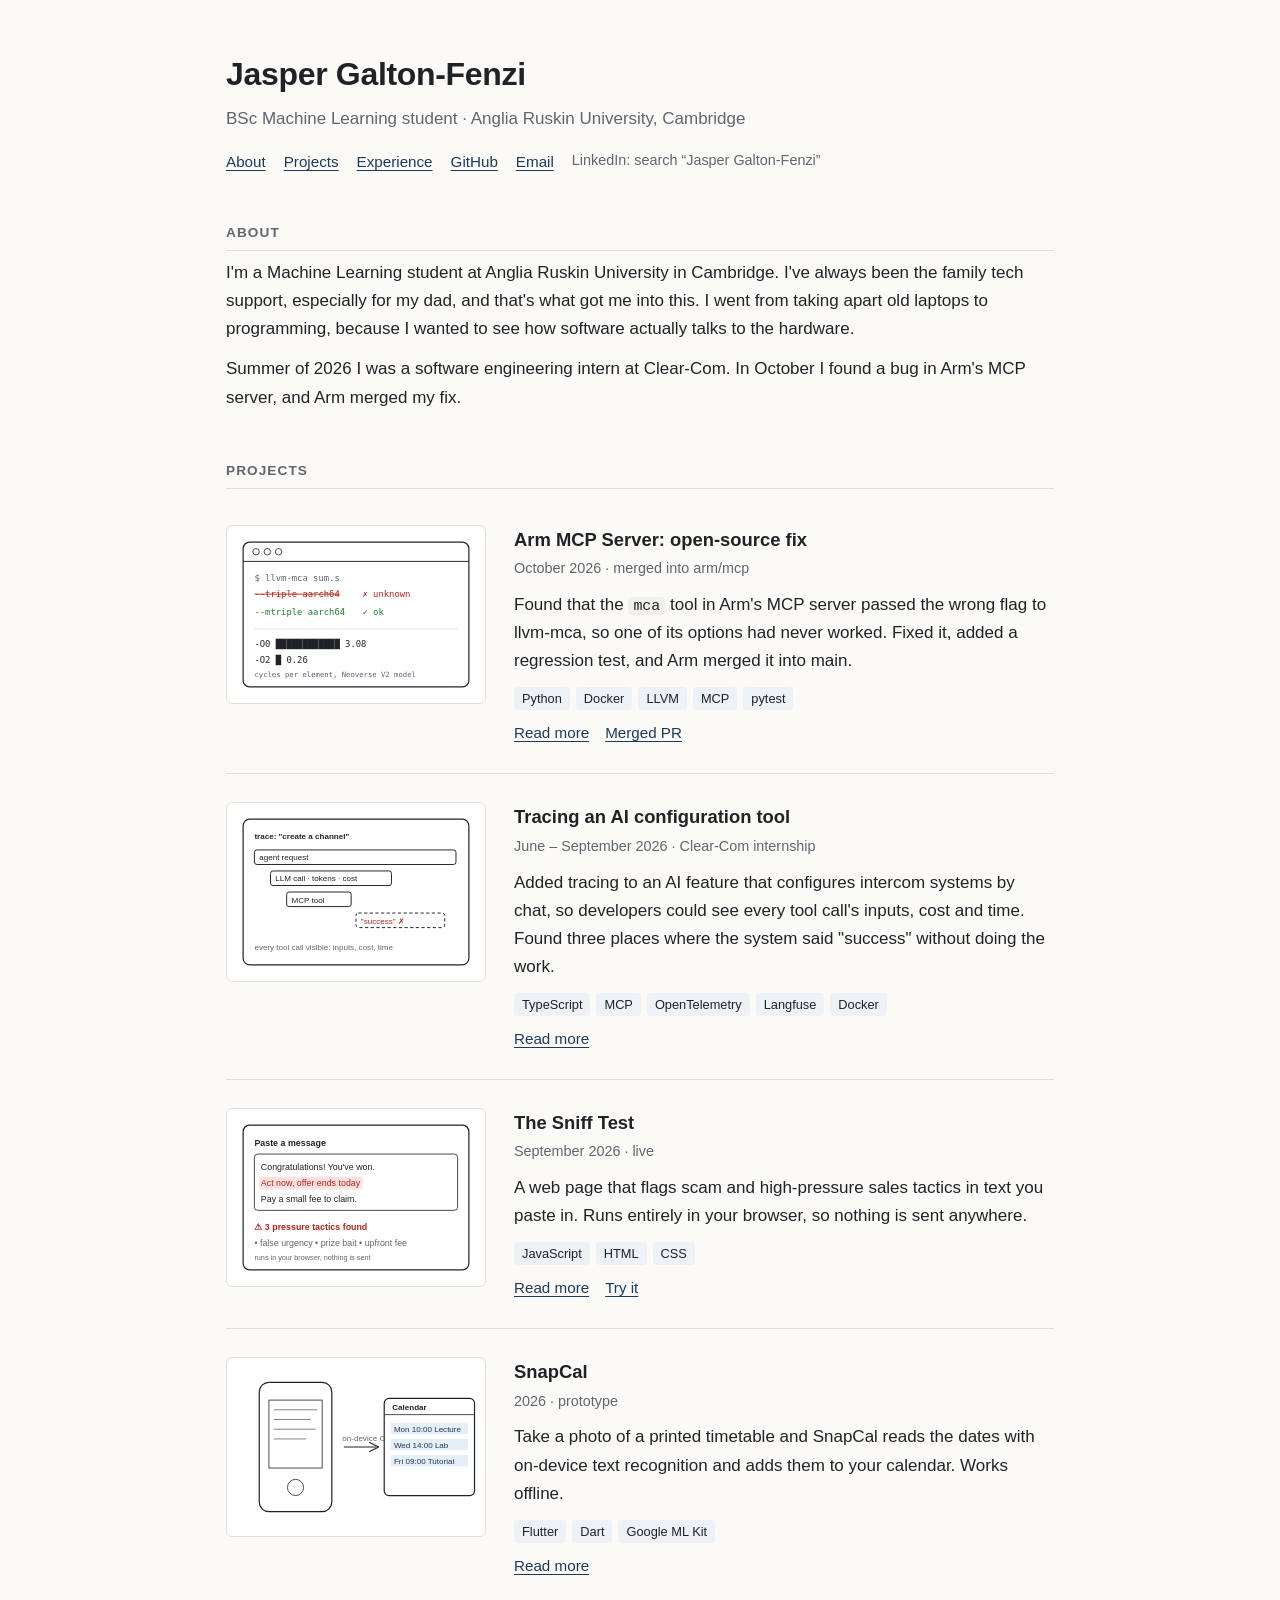
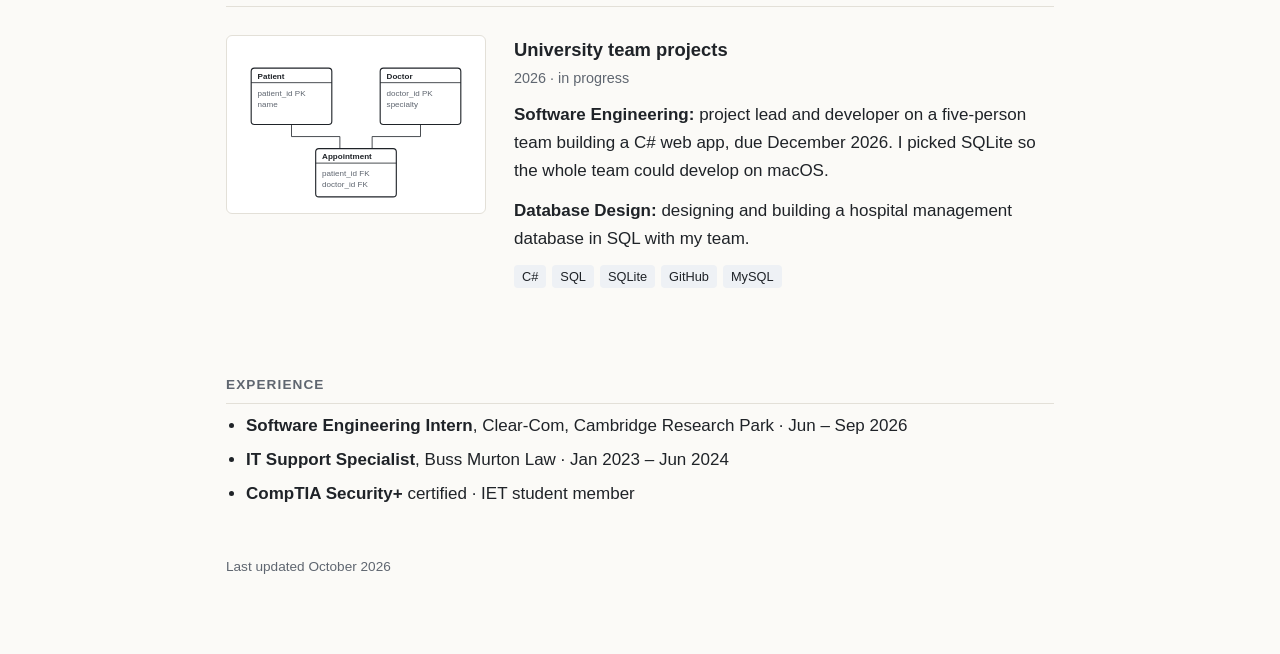
<file: index.html>
<!doctype html>
<html lang="en">
<head>
<meta charset="utf-8">
<meta name="viewport" content="width=device-width, initial-scale=1">
<title>Jasper Galton-Fenzi</title>
<meta name="description" content="Jasper Galton-Fenzi: Machine Learning student at Anglia Ruskin University, Cambridge. Projects, open-source work and experience.">
<link rel="stylesheet" href="assets/style.css">
</head>
<body>
<div class="wrap">

<header>
  <h1>Jasper Galton-Fenzi</h1>
  <p class="sub">BSc Machine Learning student · Anglia Ruskin University, Cambridge</p>
  <nav>
    <a href="#about">About</a>
    <a href="#projects">Projects</a>
    <a href="#experience">Experience</a>
    <a href="https://github.com/The-Jasper-Foundation">GitHub</a>
    <a href="mailto:jasperjmodeling@gmail.com">Email</a>
    <span class="meta" style="margin:0">LinkedIn: search “Jasper Galton-Fenzi”</span>
  </nav>
</header>

<section id="about">
  <h2>About</h2>
  <p>I'm a Machine Learning student at Anglia Ruskin University in Cambridge. I've always been the family tech support, especially for my dad, and that's what got me into this. I went from taking apart old laptops to programming, because I wanted to see how software actually talks to the hardware.</p>
  <p>Summer of 2026 I was a software engineering intern at Clear-Com. In October I found a bug in Arm's MCP server, and Arm merged my fix.</p>

</section>

<section id="projects">
  <h2>Projects</h2>

  <div class="project">
    <a href="projects/arm-mcp.html"><img src="assets/img/arm-mcp.svg" alt="Terminal showing --triple failing and --mtriple working"></a>
    <div>
      <h3><a href="projects/arm-mcp.html">Arm MCP Server: open-source fix</a></h3>
      <p class="meta">October 2026 · merged into arm/mcp</p>
      <p>Found that the <code>mca</code> tool in Arm's MCP server passed the wrong flag to llvm-mca, so one of its options had never worked. Fixed it, added a regression test, and Arm merged it into main.</p>
      <ul class="tags"><li>Python</li><li>Docker</li><li>LLVM</li><li>MCP</li><li>pytest</li></ul>
      <div class="links">
        <a href="projects/arm-mcp.html">Read more</a>
        <a href="https://github.com/arm/mcp/pull/235" target="_blank" rel="noopener">Merged PR</a>
      </div>
    </div>
  </div>

  <div class="project">
    <a href="projects/clearcom-tracing.html"><img src="assets/img/clearcom.svg" alt="Trace timeline of an AI agent's tool calls"></a>
    <div>
      <h3><a href="projects/clearcom-tracing.html">Tracing an AI configuration tool</a></h3>
      <p class="meta">June – September 2026 · Clear-Com internship</p>
      <p>Added tracing to an AI feature that configures intercom systems by chat, so developers could see every tool call's inputs, cost and time. Found three places where the system said "success" without doing the work.</p>
      <ul class="tags"><li>TypeScript</li><li>MCP</li><li>OpenTelemetry</li><li>Langfuse</li><li>Docker</li></ul>
      <div class="links"><a href="projects/clearcom-tracing.html">Read more</a></div>
    </div>
  </div>

  <div class="project">
    <a href="projects/sniff-test.html"><img src="assets/img/sniff-test.svg" alt="Pasted message with a pressure tactic highlighted"></a>
    <div>
      <h3><a href="projects/sniff-test.html">The Sniff Test</a></h3>
      <p class="meta">September 2026 · live</p>
      <p>A web page that flags scam and high-pressure sales tactics in text you paste in. Runs entirely in your browser, so nothing is sent anywhere.</p>
      <ul class="tags"><li>JavaScript</li><li>HTML</li><li>CSS</li></ul>
      <div class="links">
        <a href="projects/sniff-test.html">Read more</a>
        <a href="https://the-jasper-foundation.github.io/Sniff-Test/" target="_blank" rel="noopener">Try it</a>
      </div>
    </div>
  </div>

  <div class="project">
    <a href="projects/snapcal.html"><img src="assets/img/snapcal.svg" alt="Photo of a timetable turned into calendar events"></a>
    <div>
      <h3><a href="projects/snapcal.html">SnapCal</a></h3>
      <p class="meta">2026 · prototype</p>
      <p>Take a photo of a printed timetable and SnapCal reads the dates with on-device text recognition and adds them to your calendar. Works offline.</p>
      <ul class="tags"><li>Flutter</li><li>Dart</li><li>Google ML Kit</li></ul>
      <div class="links"><a href="projects/snapcal.html">Read more</a></div>
    </div>
  </div>

  <div class="project">
    <img src="assets/img/uni.svg" alt="Database tables linked together">
    <div>
      <h3>University team projects</h3>
      <p class="meta">2026 · in progress</p>
      <p><strong>Software Engineering:</strong> project lead and developer on a five-person team building a C# web app, due December 2026. I picked SQLite so the whole team could develop on macOS.</p>
      <p><strong>Database Design:</strong> designing and building a hospital management database in SQL with my team.</p>
      <ul class="tags"><li>C#</li><li>SQL</li><li>SQLite</li><li>GitHub</li><li>MySQL</li></ul>
    </div>
  </div>
</section>

<section id="experience">
  <h2>Experience</h2>
  <ul class="plain">
    <li><strong>Software Engineering Intern</strong>, Clear-Com, Cambridge Research Park · Jun – Sep 2026</li>
    <li><strong>IT Support Specialist</strong>, Buss Murton Law · Jan 2023 – Jun 2024</li>
    <li><strong>CompTIA Security+</strong> certified · IET student member</li>
  </ul>
</section>

<footer><p>Last updated October 2026</p></footer>

</div>
</body>
</html>
</file>
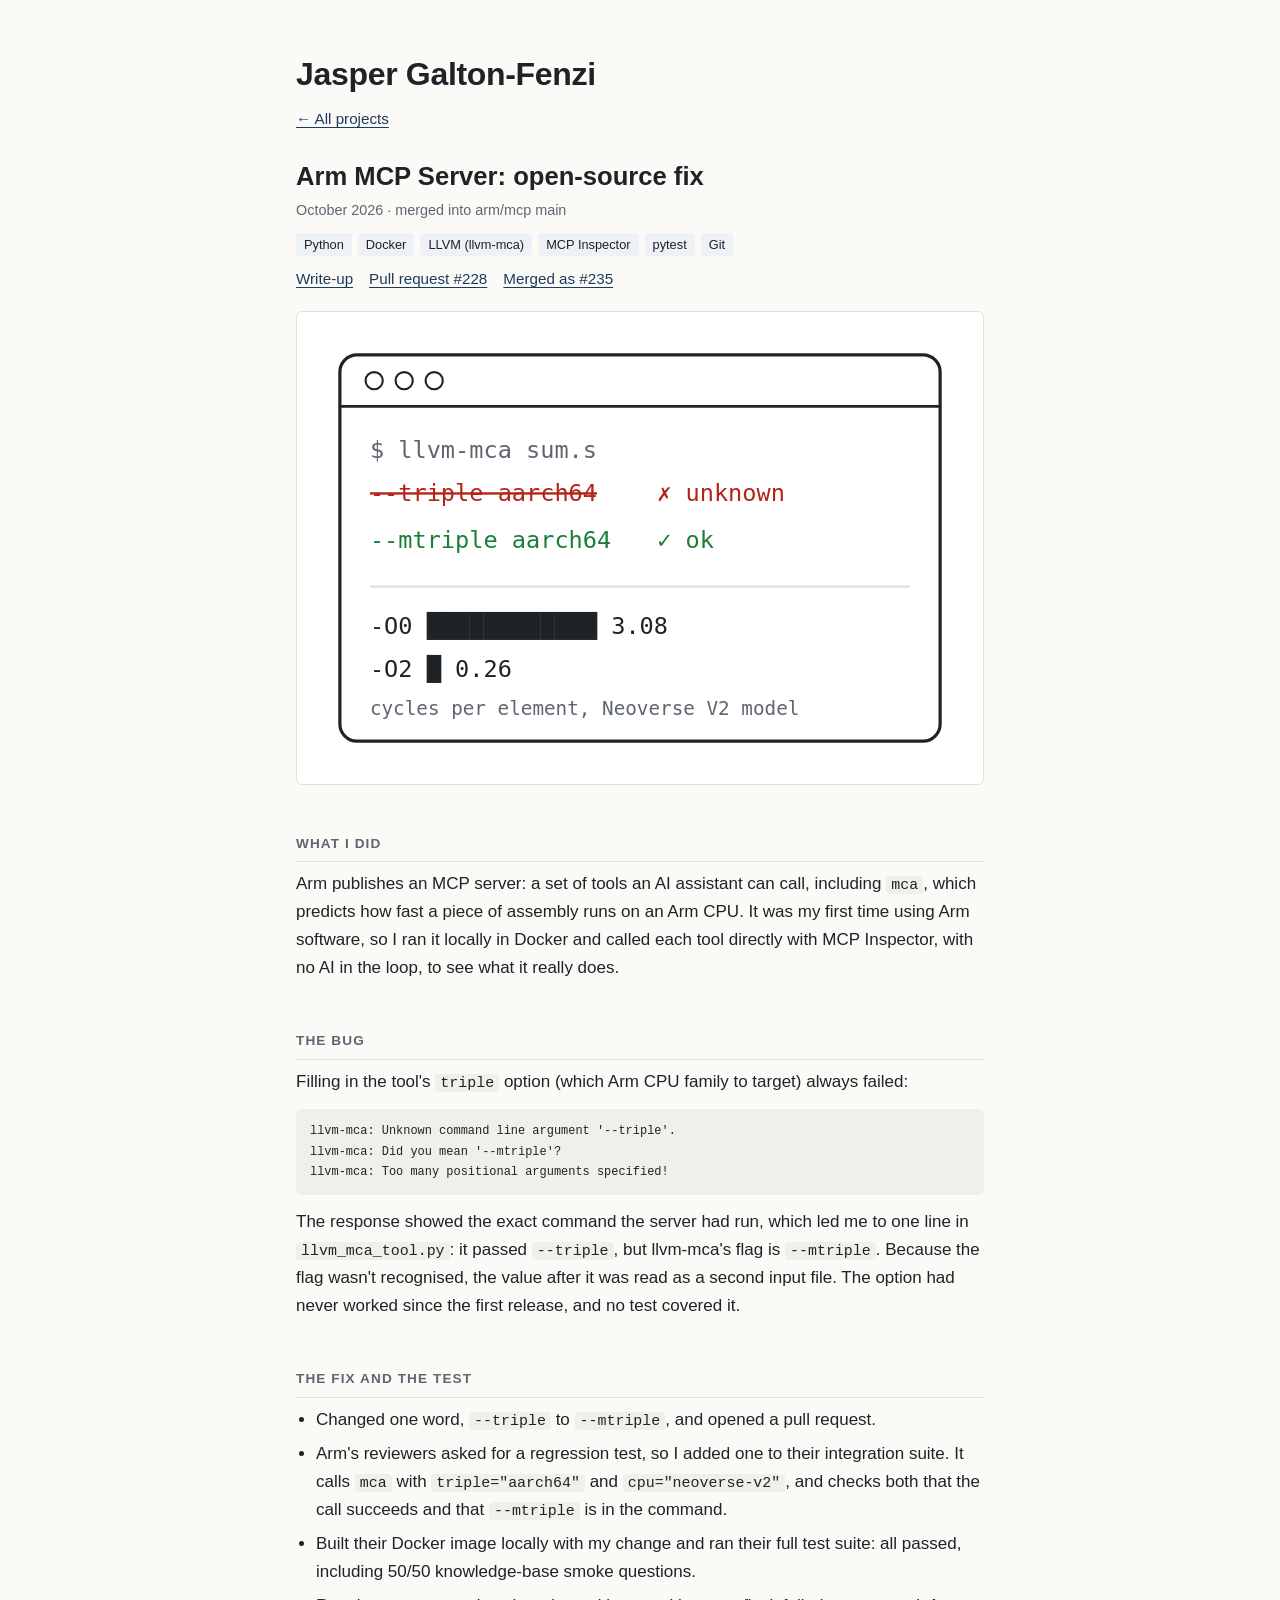
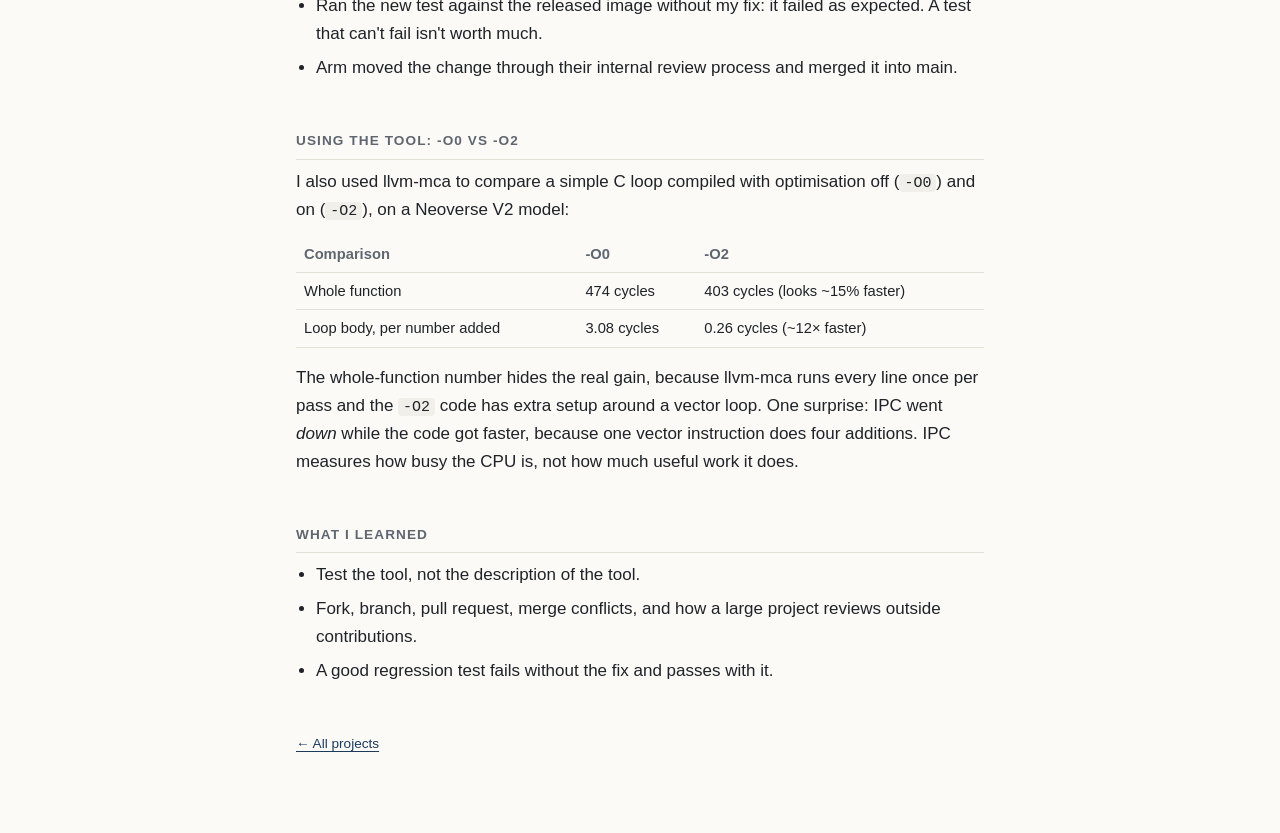
<file: projects/arm-mcp.html>
<!doctype html>
<html lang="en">
<head>
<meta charset="utf-8">
<meta name="viewport" content="width=device-width, initial-scale=1">
<title>Arm MCP Server: open-source fix · Jasper Galton-Fenzi</title>
<link rel="stylesheet" href="../assets/style.css">
</head>
<body>
<div class="wrap narrow">
<header>
  <h1><a href="../index.html">Jasper Galton-Fenzi</a></h1>
</header>
<a class="back" href="../index.html#projects">← All projects</a>
<h3 style="font-size:1.6rem">Arm MCP Server: open-source fix</h3>
<p class="meta">October 2026 · merged into arm/mcp main</p>
<ul class="tags"><li>Python</li><li>Docker</li><li>LLVM (llvm-mca)</li><li>MCP Inspector</li><li>pytest</li><li>Git</li></ul>
<div class="links"><a href="https://github.com/The-Jasper-Foundation/arm-mcp-lab" target="_blank" rel="noopener">Write-up</a><a href="https://github.com/arm/mcp/pull/228" target="_blank" rel="noopener">Pull request #228</a><a href="https://github.com/arm/mcp/pull/235" target="_blank" rel="noopener">Merged as #235</a></div>
<div class="hero"><img src="../assets/img/arm-mcp.svg" alt="Terminal showing --triple failing and --mtriple working"></div>

<h2>What I did</h2>
<p>Arm publishes an MCP server: a set of tools an AI assistant can call, including <code>mca</code>, which predicts how fast a piece of assembly runs on an Arm CPU. It was my first time using Arm software, so I ran it locally in Docker and called each tool directly with MCP Inspector, with no AI in the loop, to see what it really does.</p>

<h2>The bug</h2>
<p>Filling in the tool's <code>triple</code> option (which Arm CPU family to target) always failed:</p>
<pre><code>llvm-mca: Unknown command line argument '--triple'.
llvm-mca: Did you mean '--mtriple'?
llvm-mca: Too many positional arguments specified!</code></pre>
<p>The response showed the exact command the server had run, which led me to one line in <code>llvm_mca_tool.py</code>: it passed <code>--triple</code>, but llvm-mca's flag is <code>--mtriple</code>. Because the flag wasn't recognised, the value after it was read as a second input file. The option had never worked since the first release, and no test covered it.</p>

<h2>The fix and the test</h2>
<ul class="plain">
  <li>Changed one word, <code>--triple</code> to <code>--mtriple</code>, and opened a pull request.</li>
  <li>Arm's reviewers asked for a regression test, so I added one to their integration suite. It calls <code>mca</code> with <code>triple="aarch64"</code> and <code>cpu="neoverse-v2"</code>, and checks both that the call succeeds and that <code>--mtriple</code> is in the command.</li>
  <li>Built their Docker image locally with my change and ran their full test suite: all passed, including 50/50 knowledge-base smoke questions.</li>
  <li>Ran the new test against the released image without my fix: it failed as expected. A test that can't fail isn't worth much.</li>
  <li>Arm moved the change through their internal review process and merged it into main.</li>
</ul>

<h2>Using the tool: -O0 vs -O2</h2>
<p>I also used llvm-mca to compare a simple C loop compiled with optimisation off (<code>-O0</code>) and on (<code>-O2</code>), on a Neoverse V2 model:</p>
<table>
  <tr><th>Comparison</th><th>-O0</th><th>-O2</th></tr>
  <tr><td>Whole function</td><td>474 cycles</td><td>403 cycles (looks ~15% faster)</td></tr>
  <tr><td>Loop body, per number added</td><td>3.08 cycles</td><td>0.26 cycles (~12× faster)</td></tr>
</table>
<p>The whole-function number hides the real gain, because llvm-mca runs every line once per pass and the <code>-O2</code> code has extra setup around a vector loop. One surprise: IPC went <em>down</em> while the code got faster, because one vector instruction does four additions. IPC measures how busy the CPU is, not how much useful work it does.</p>

<h2>What I learned</h2>
<ul class="plain">
  <li>Test the tool, not the description of the tool.</li>
  <li>Fork, branch, pull request, merge conflicts, and how a large project reviews outside contributions.</li>
  <li>A good regression test fails without the fix and passes with it.</li>
</ul>

<footer><p><a href="../index.html#projects">← All projects</a></p></footer>
</div>
</body>
</html>
</file>
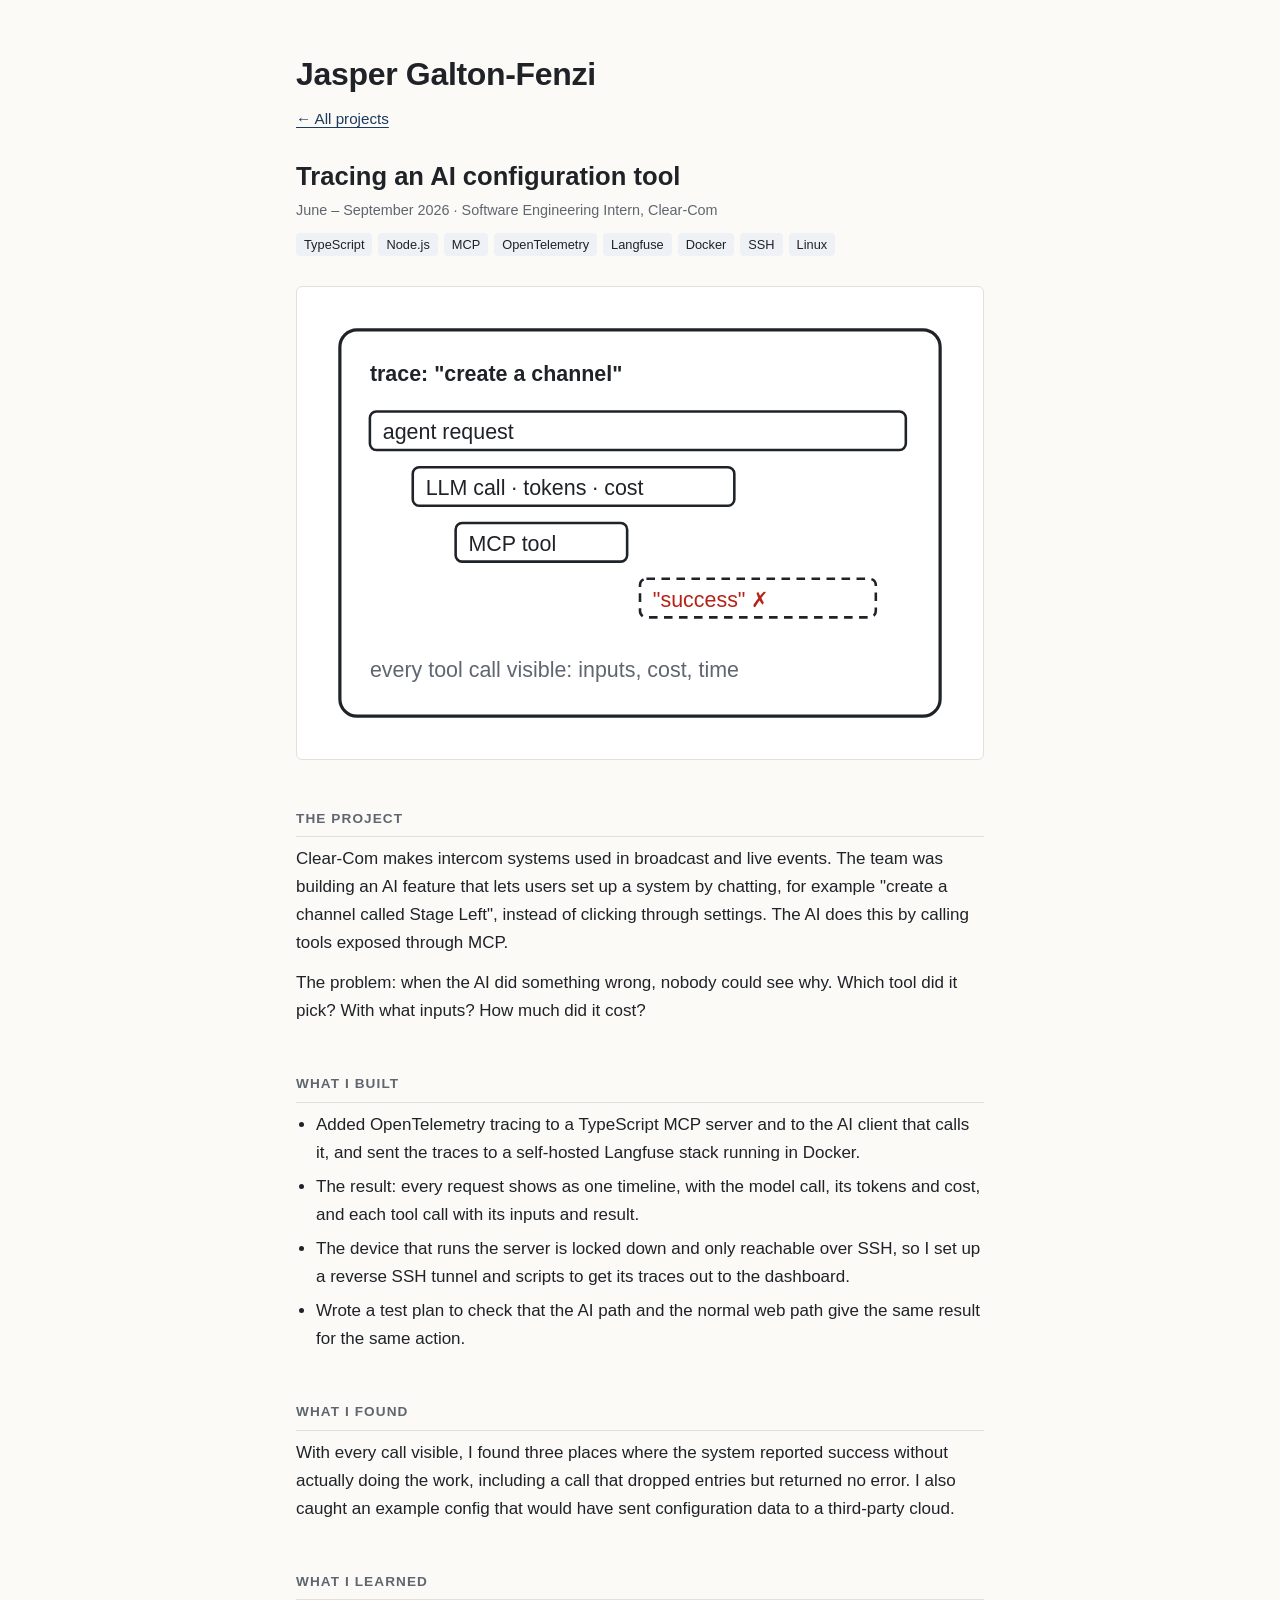
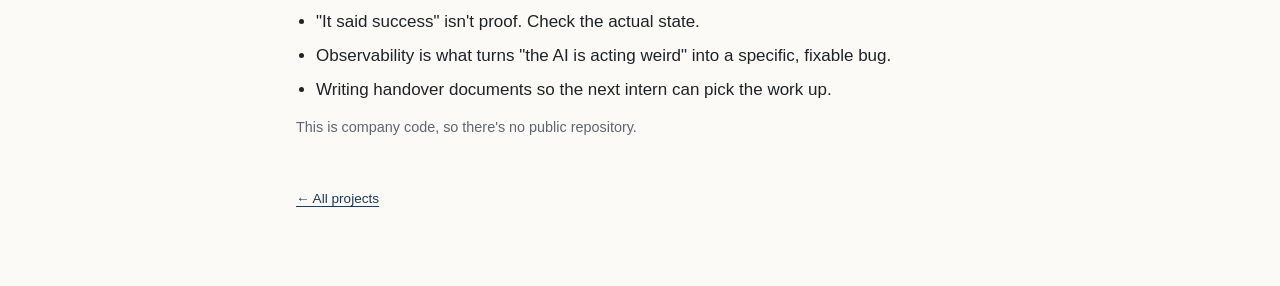
<file: projects/clearcom-tracing.html>
<!doctype html>
<html lang="en">
<head>
<meta charset="utf-8">
<meta name="viewport" content="width=device-width, initial-scale=1">
<title>Tracing an AI configuration tool · Jasper Galton-Fenzi</title>
<link rel="stylesheet" href="../assets/style.css">
</head>
<body>
<div class="wrap narrow">
<header>
  <h1><a href="../index.html">Jasper Galton-Fenzi</a></h1>
</header>
<a class="back" href="../index.html#projects">← All projects</a>
<h3 style="font-size:1.6rem">Tracing an AI configuration tool</h3>
<p class="meta">June – September 2026 · Software Engineering Intern, Clear-Com</p>
<ul class="tags"><li>TypeScript</li><li>Node.js</li><li>MCP</li><li>OpenTelemetry</li><li>Langfuse</li><li>Docker</li><li>SSH</li><li>Linux</li></ul>
<div class="links"></div>
<div class="hero"><img src="../assets/img/clearcom.svg" alt="Trace timeline of an AI agent's tool calls"></div>

<h2>The project</h2>
<p>Clear-Com makes intercom systems used in broadcast and live events. The team was building an AI feature that lets users set up a system by chatting, for example "create a channel called Stage Left", instead of clicking through settings. The AI does this by calling tools exposed through MCP.</p>
<p>The problem: when the AI did something wrong, nobody could see why. Which tool did it pick? With what inputs? How much did it cost?</p>

<h2>What I built</h2>
<ul class="plain">
  <li>Added OpenTelemetry tracing to a TypeScript MCP server and to the AI client that calls it, and sent the traces to a self-hosted Langfuse stack running in Docker.</li>
  <li>The result: every request shows as one timeline, with the model call, its tokens and cost, and each tool call with its inputs and result.</li>
  <li>The device that runs the server is locked down and only reachable over SSH, so I set up a reverse SSH tunnel and scripts to get its traces out to the dashboard.</li>
  <li>Wrote a test plan to check that the AI path and the normal web path give the same result for the same action.</li>
</ul>

<h2>What I found</h2>
<p>With every call visible, I found three places where the system reported success without actually doing the work, including a call that dropped entries but returned no error. I also caught an example config that would have sent configuration data to a third-party cloud.</p>

<h2>What I learned</h2>
<ul class="plain">
  <li>"It said success" isn't proof. Check the actual state.</li>
  <li>Observability is what turns "the AI is acting weird" into a specific, fixable bug.</li>
  <li>Writing handover documents so the next intern can pick the work up.</li>
</ul>
<p class="meta">This is company code, so there's no public repository.</p>

<footer><p><a href="../index.html#projects">← All projects</a></p></footer>
</div>
</body>
</html>
</file>
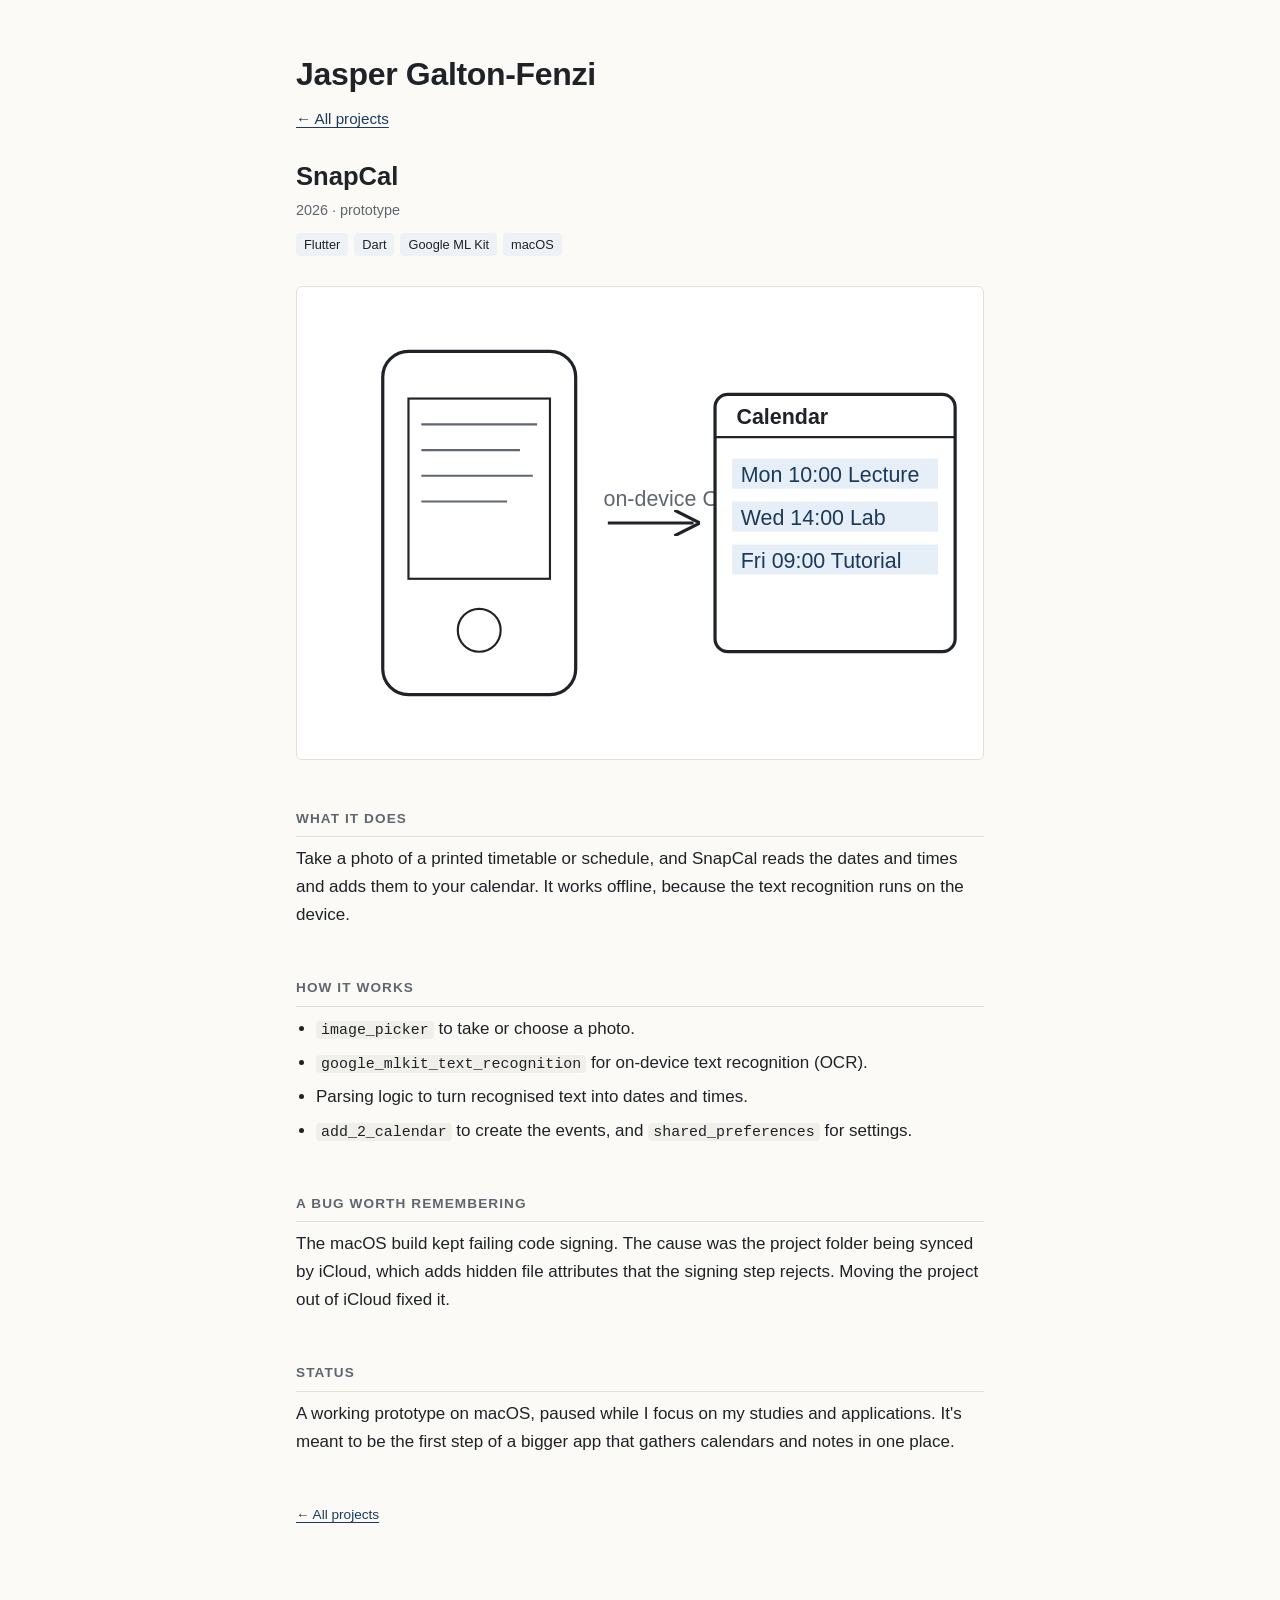
<file: projects/snapcal.html>
<!doctype html>
<html lang="en">
<head>
<meta charset="utf-8">
<meta name="viewport" content="width=device-width, initial-scale=1">
<title>SnapCal · Jasper Galton-Fenzi</title>
<link rel="stylesheet" href="../assets/style.css">
</head>
<body>
<div class="wrap narrow">
<header>
  <h1><a href="../index.html">Jasper Galton-Fenzi</a></h1>
</header>
<a class="back" href="../index.html#projects">← All projects</a>
<h3 style="font-size:1.6rem">SnapCal</h3>
<p class="meta">2026 · prototype</p>
<ul class="tags"><li>Flutter</li><li>Dart</li><li>Google ML Kit</li><li>macOS</li></ul>
<div class="links"></div>
<div class="hero"><img src="../assets/img/snapcal.svg" alt="Photo of a timetable turned into calendar events"></div>

<h2>What it does</h2>
<p>Take a photo of a printed timetable or schedule, and SnapCal reads the dates and times and adds them to your calendar. It works offline, because the text recognition runs on the device.</p>

<h2>How it works</h2>
<ul class="plain">
  <li><code>image_picker</code> to take or choose a photo.</li>
  <li><code>google_mlkit_text_recognition</code> for on-device text recognition (OCR).</li>
  <li>Parsing logic to turn recognised text into dates and times.</li>
  <li><code>add_2_calendar</code> to create the events, and <code>shared_preferences</code> for settings.</li>
</ul>

<h2>A bug worth remembering</h2>
<p>The macOS build kept failing code signing. The cause was the project folder being synced by iCloud, which adds hidden file attributes that the signing step rejects. Moving the project out of iCloud fixed it.</p>

<h2>Status</h2>
<p>A working prototype on macOS, paused while I focus on my studies and applications. It's meant to be the first step of a bigger app that gathers calendars and notes in one place.</p>

<footer><p><a href="../index.html#projects">← All projects</a></p></footer>
</div>
</body>
</html>
</file>
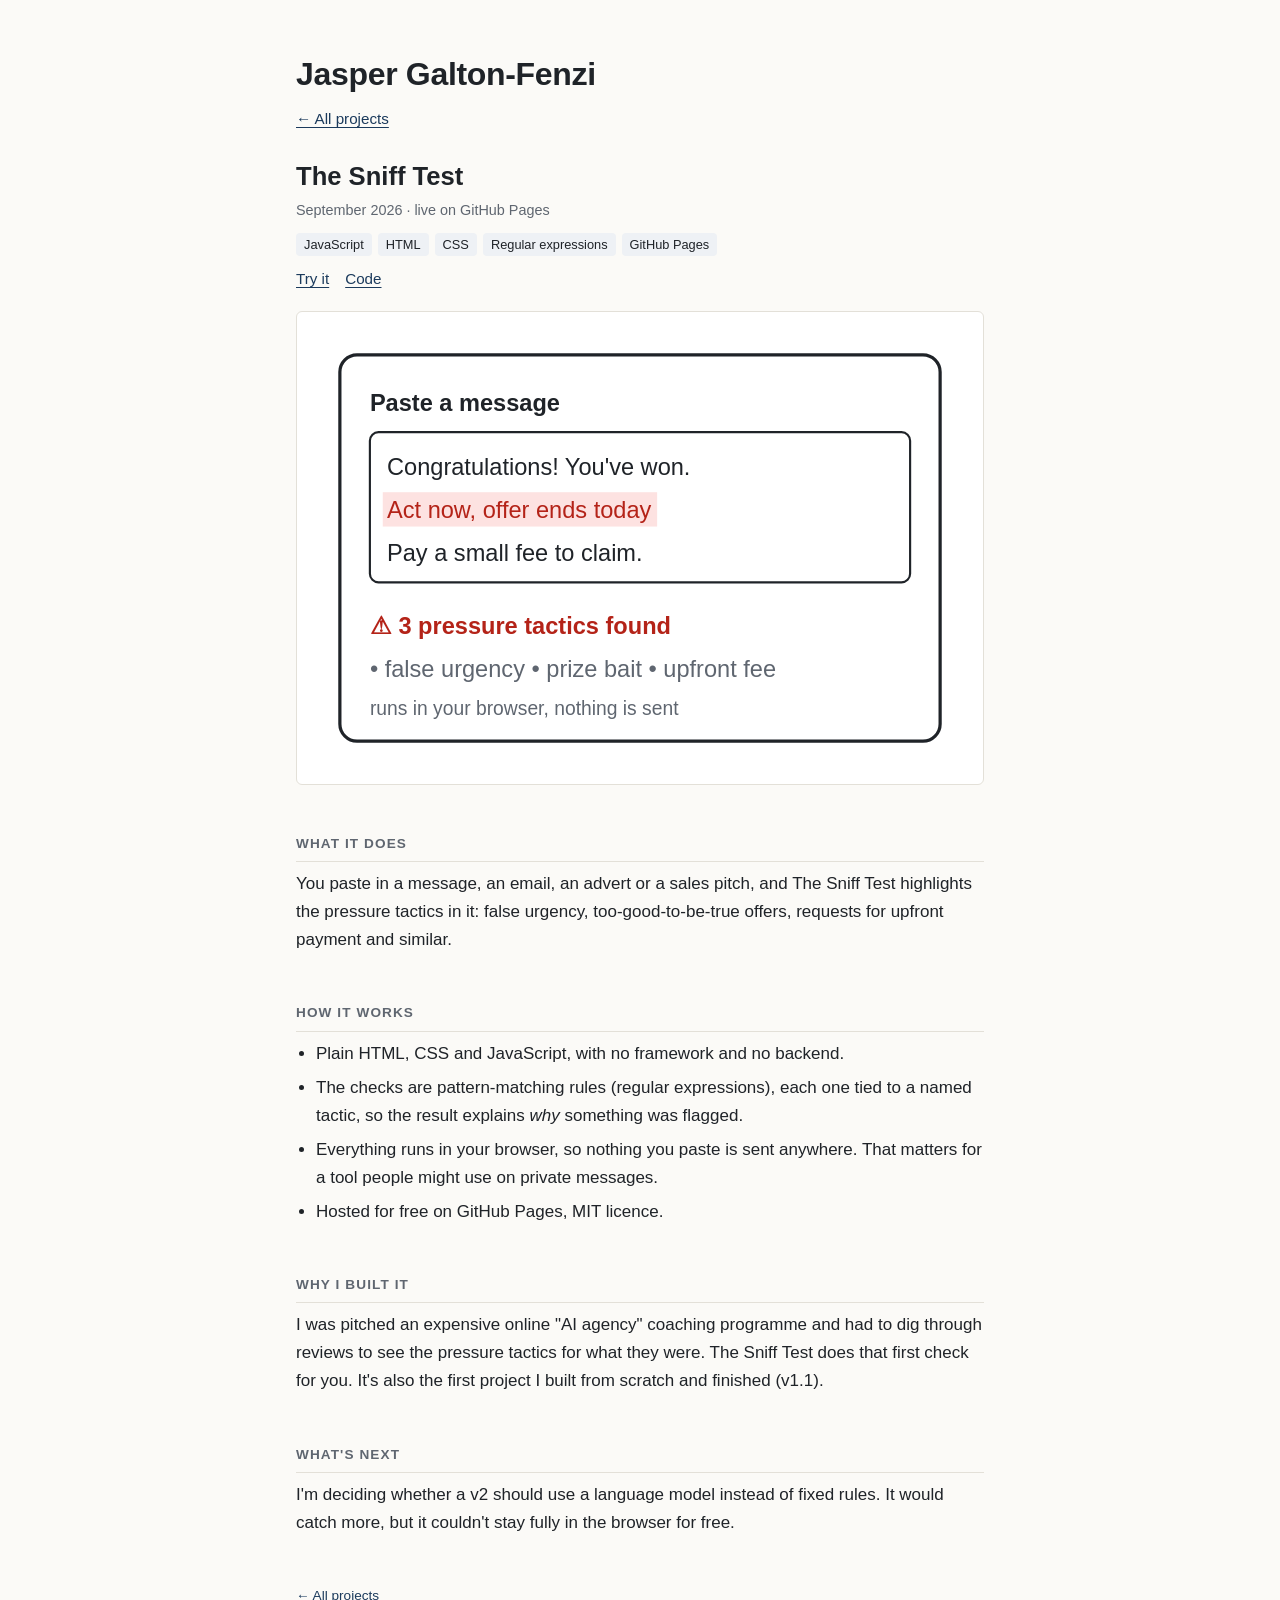
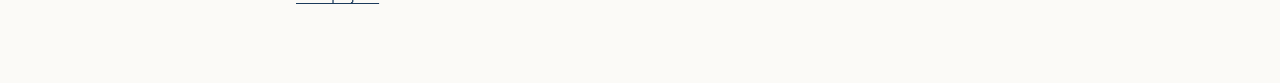
<file: projects/sniff-test.html>
<!doctype html>
<html lang="en">
<head>
<meta charset="utf-8">
<meta name="viewport" content="width=device-width, initial-scale=1">
<title>The Sniff Test · Jasper Galton-Fenzi</title>
<link rel="stylesheet" href="../assets/style.css">
</head>
<body>
<div class="wrap narrow">
<header>
  <h1><a href="../index.html">Jasper Galton-Fenzi</a></h1>
</header>
<a class="back" href="../index.html#projects">← All projects</a>
<h3 style="font-size:1.6rem">The Sniff Test</h3>
<p class="meta">September 2026 · live on GitHub Pages</p>
<ul class="tags"><li>JavaScript</li><li>HTML</li><li>CSS</li><li>Regular expressions</li><li>GitHub Pages</li></ul>
<div class="links"><a href="https://the-jasper-foundation.github.io/Sniff-Test/" target="_blank" rel="noopener">Try it</a><a href="https://github.com/The-Jasper-Foundation/Sniff-Test" target="_blank" rel="noopener">Code</a></div>
<div class="hero"><img src="../assets/img/sniff-test.svg" alt="Pasted message with a pressure tactic highlighted"></div>

<h2>What it does</h2>
<p>You paste in a message, an email, an advert or a sales pitch, and The Sniff Test highlights the pressure tactics in it: false urgency, too-good-to-be-true offers, requests for upfront payment and similar.</p>

<h2>How it works</h2>
<ul class="plain">
  <li>Plain HTML, CSS and JavaScript, with no framework and no backend.</li>
  <li>The checks are pattern-matching rules (regular expressions), each one tied to a named tactic, so the result explains <em>why</em> something was flagged.</li>
  <li>Everything runs in your browser, so nothing you paste is sent anywhere. That matters for a tool people might use on private messages.</li>
  <li>Hosted for free on GitHub Pages, MIT licence.</li>
</ul>

<h2>Why I built it</h2>
<p>I was pitched an expensive online "AI agency" coaching programme and had to dig through reviews to see the pressure tactics for what they were. The Sniff Test does that first check for you. It's also the first project I built from scratch and finished (v1.1).</p>

<h2>What's next</h2>
<p>I'm deciding whether a v2 should use a language model instead of fixed rules. It would catch more, but it couldn't stay fully in the browser for free.</p>

<footer><p><a href="../index.html#projects">← All projects</a></p></footer>
</div>
</body>
</html>
</file>
<file: assets/style.css>
:root {
  --bg: #fbfaf7;
  --text: #1f2328;
  --muted: #5f6670;
  --line: #e3e0d8;
  --accent: #1b3a5c;
  --tag-bg: #eef1f5;
  --code-bg: #f1efe9;
  --img-bg: #ffffff;
}
@media (prefers-color-scheme: dark) {
  :root:not([data-theme="light"]) {
    --bg: #15181c;
    --text: #e6e8eb;
    --muted: #9aa3ad;
    --line: #2b3038;
    --accent: #8fb8e8;
    --tag-bg: #222831;
    --code-bg: #1f242b;
    --img-bg: #f4f2ec;
  }
}
* { box-sizing: border-box; }
body {
  margin: 0;
  background: var(--bg);
  color: var(--text);
  font: 17px/1.65 -apple-system, BlinkMacSystemFont, "Segoe UI", Roboto, "Helvetica Neue", Arial, sans-serif;
}
.wrap { max-width: 860px; margin: 0 auto; padding: 48px 16px 64px; }
.narrow { max-width: 720px; }
header h1 { font-size: 2rem; margin: 0 0 4px; letter-spacing: -0.01em; }
header h1 a { color: inherit; text-decoration: none; }
header p.sub { margin: 0 0 16px; color: var(--muted); }
nav { display: flex; flex-wrap: wrap; gap: 6px 18px; font-size: 0.95rem; }
a { color: var(--accent); text-underline-offset: 3px; }
a:hover { text-decoration-thickness: 2px; }
h2 {
  font-size: 0.85rem; text-transform: uppercase; letter-spacing: 0.08em;
  color: var(--muted); margin: 48px 0 8px; padding-bottom: 6px; border-bottom: 1px solid var(--line);
}
h3 { font-size: 1.15rem; margin: 0 0 2px; }
p { margin: 0 0 12px; }
code { background: var(--code-bg); padding: 1px 5px; border-radius: 4px; font-size: 0.88em; }
pre { background: var(--code-bg); padding: 12px 14px; border-radius: 6px; overflow-x: auto; font-size: 0.85rem; line-height: 1.5; }
pre code { background: none; padding: 0; }
.meta { color: var(--muted); font-size: 0.9rem; margin: 0 0 10px; }
.tags { display: flex; flex-wrap: wrap; gap: 6px; margin: 8px 0 10px; padding: 0; list-style: none; }
.tags li { background: var(--tag-bg); border-radius: 4px; padding: 1px 8px; font-size: 0.8rem; }
.links { font-size: 0.95rem; display: flex; flex-wrap: wrap; gap: 4px 16px; }

/* Project list: picture on the left, text on the right */
.project {
  display: grid;
  grid-template-columns: 260px 1fr;
  gap: 28px;
  align-items: start;
  padding: 28px 0;
  border-bottom: 1px solid var(--line);
}
.project:last-of-type { border-bottom: none; }
.project img, .hero img {
  width: 100%; height: auto; display: block;
  background: var(--img-bg); border: 1px solid var(--line); border-radius: 6px;
}
.project h3 a { color: inherit; text-decoration: none; }
.project h3 a:hover { text-decoration: underline; }
@media (max-width: 640px) {
  .project { grid-template-columns: 1fr; gap: 14px; }
  .project img { max-width: 320px; }
}

/* Project detail pages */
.back { font-size: 0.95rem; display: inline-block; margin-bottom: 24px; }
.hero { margin: 20px 0 8px; }
table { border-collapse: collapse; width: 100%; font-size: 0.92rem; margin: 8px 0 16px; }
th, td { border-bottom: 1px solid var(--line); padding: 6px 8px; text-align: left; vertical-align: top; }
th { color: var(--muted); font-weight: 600; }
ul.plain { padding-left: 20px; margin: 0 0 12px; }
ul.plain li { margin-bottom: 6px; }
footer { margin-top: 48px; color: var(--muted); font-size: 0.85rem; }
</file>
